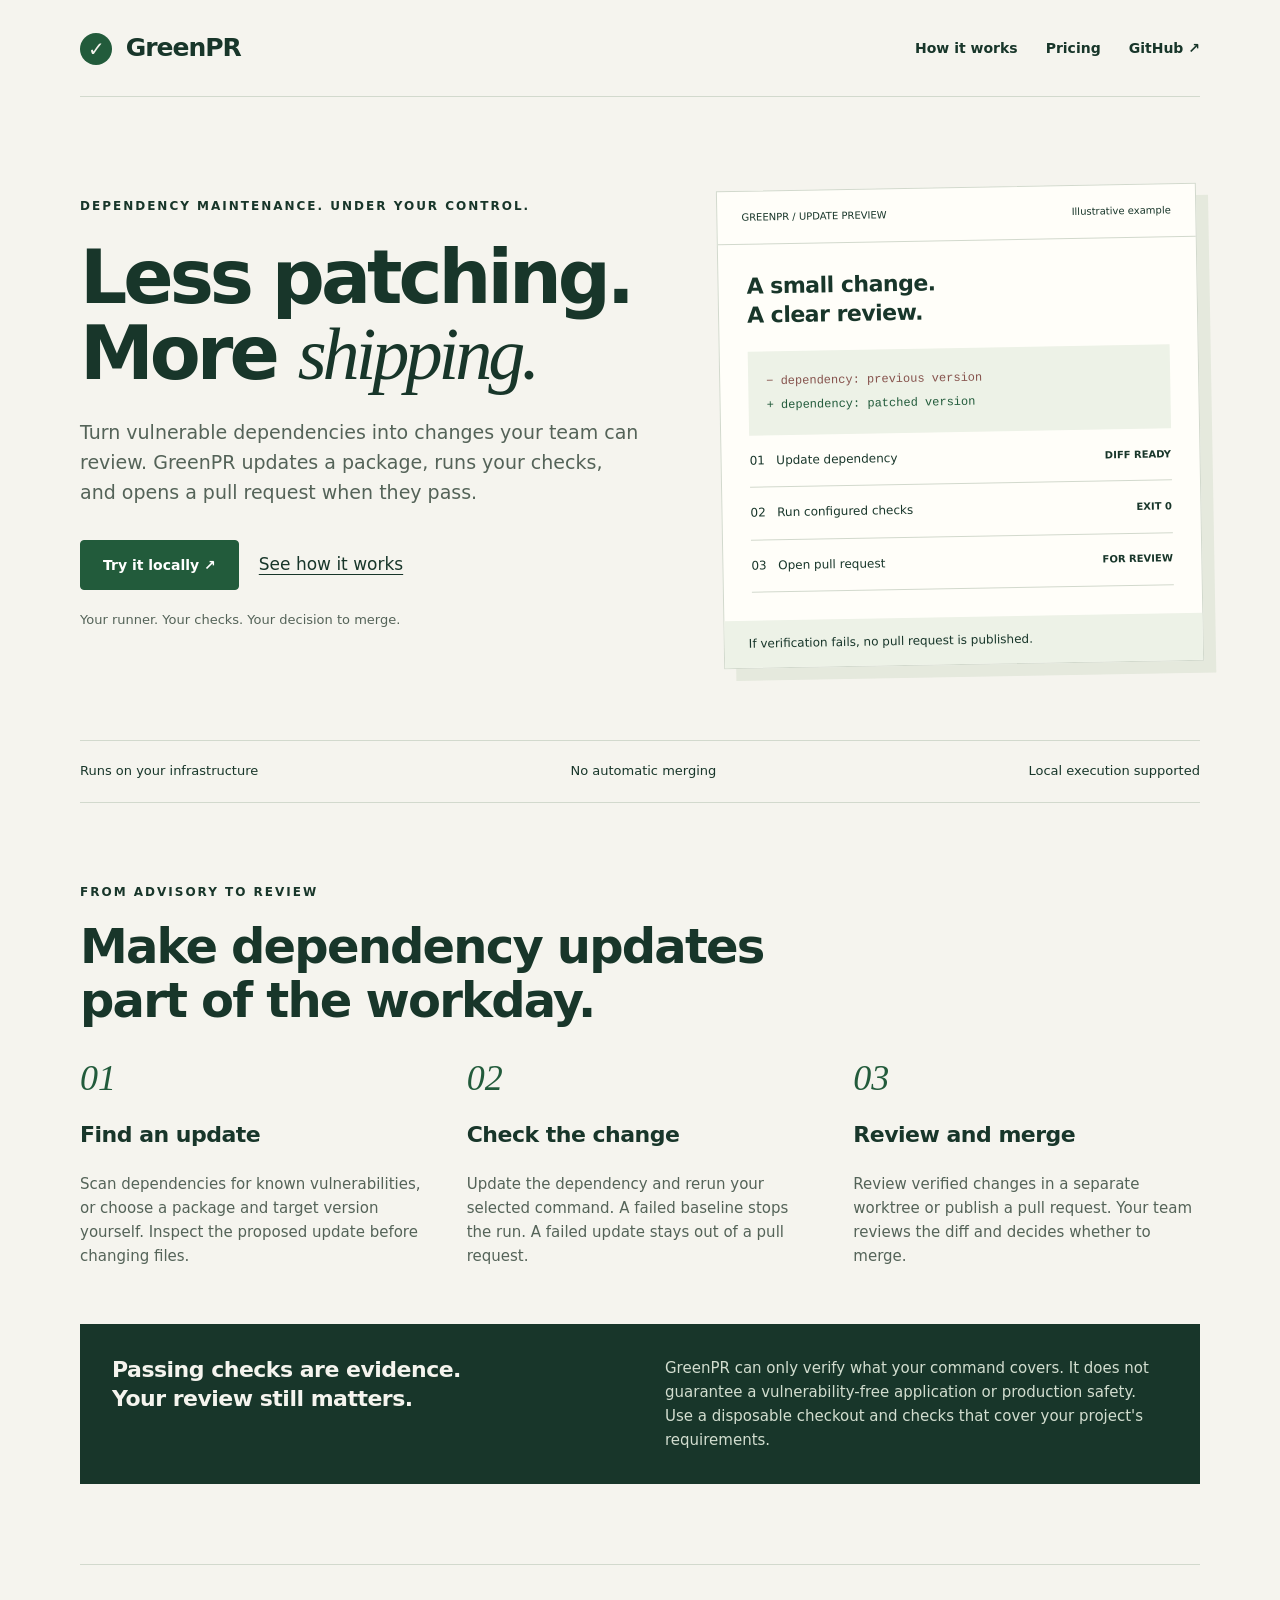
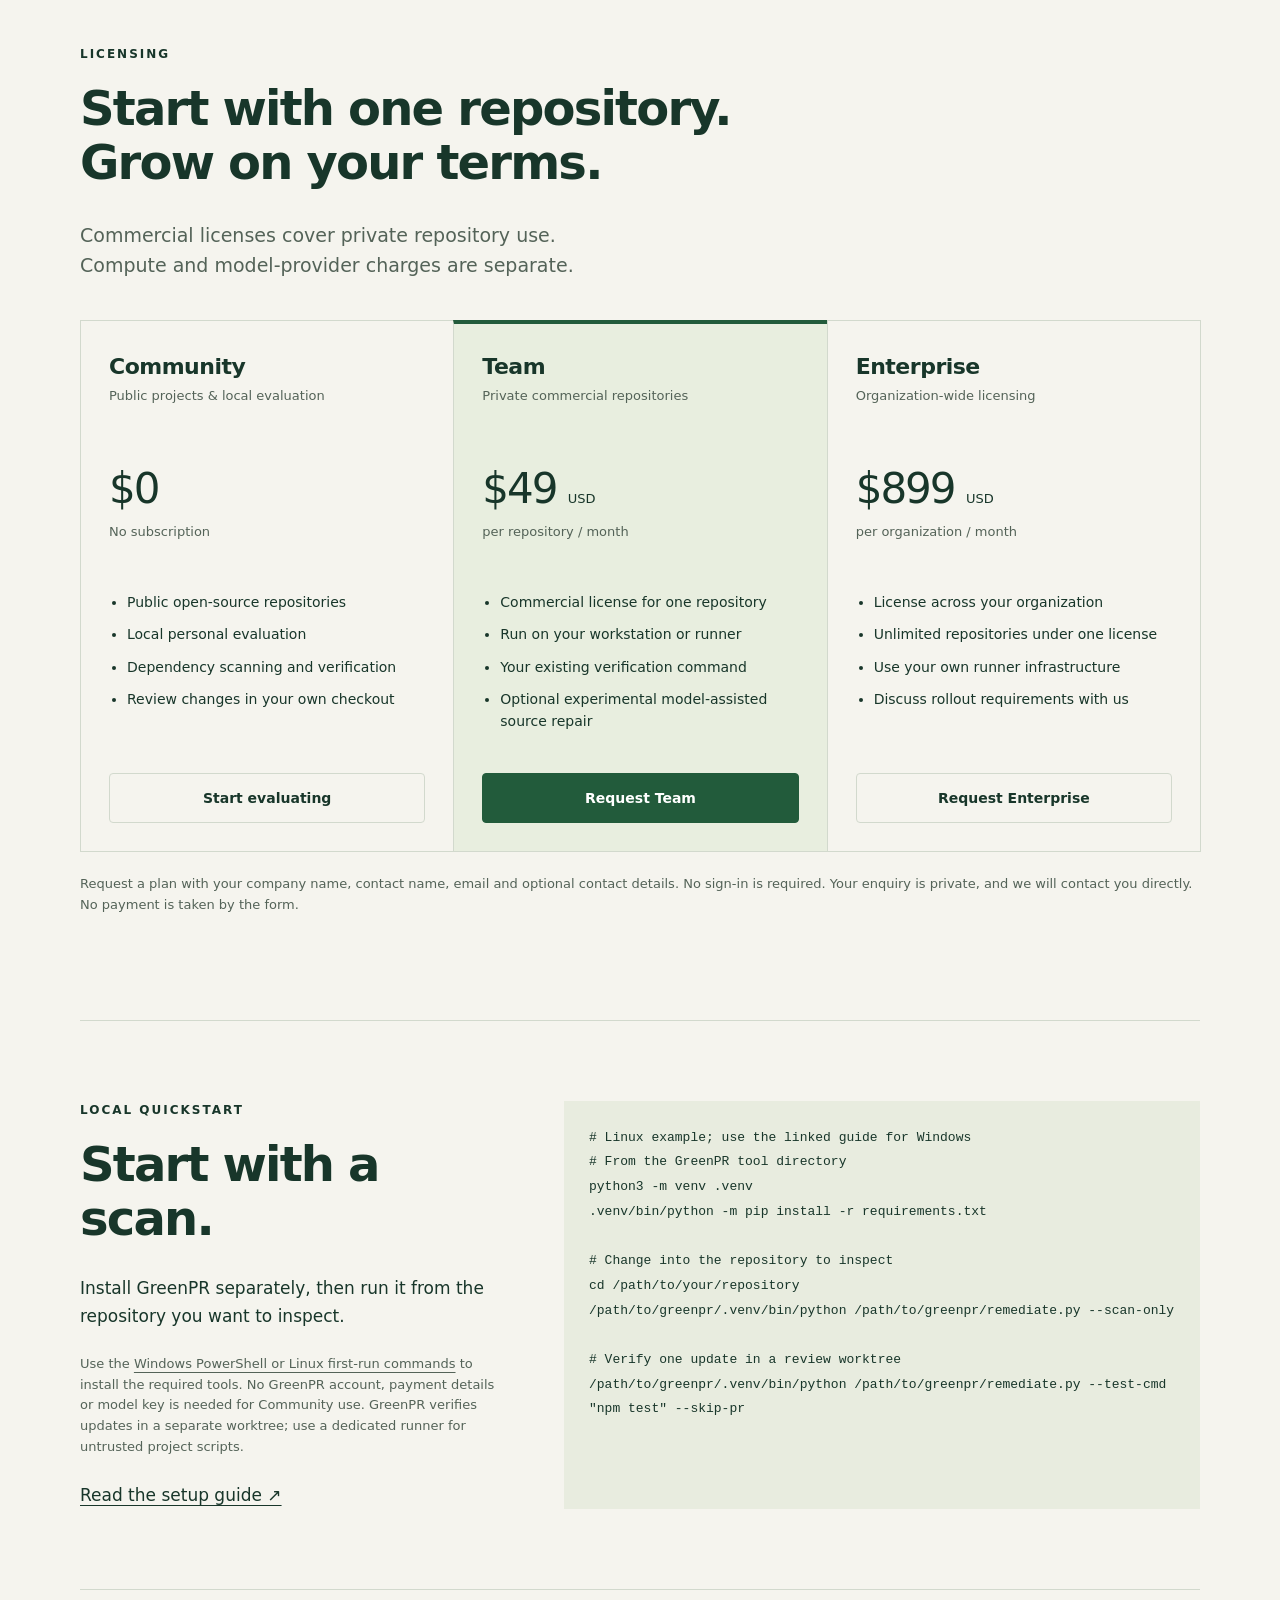
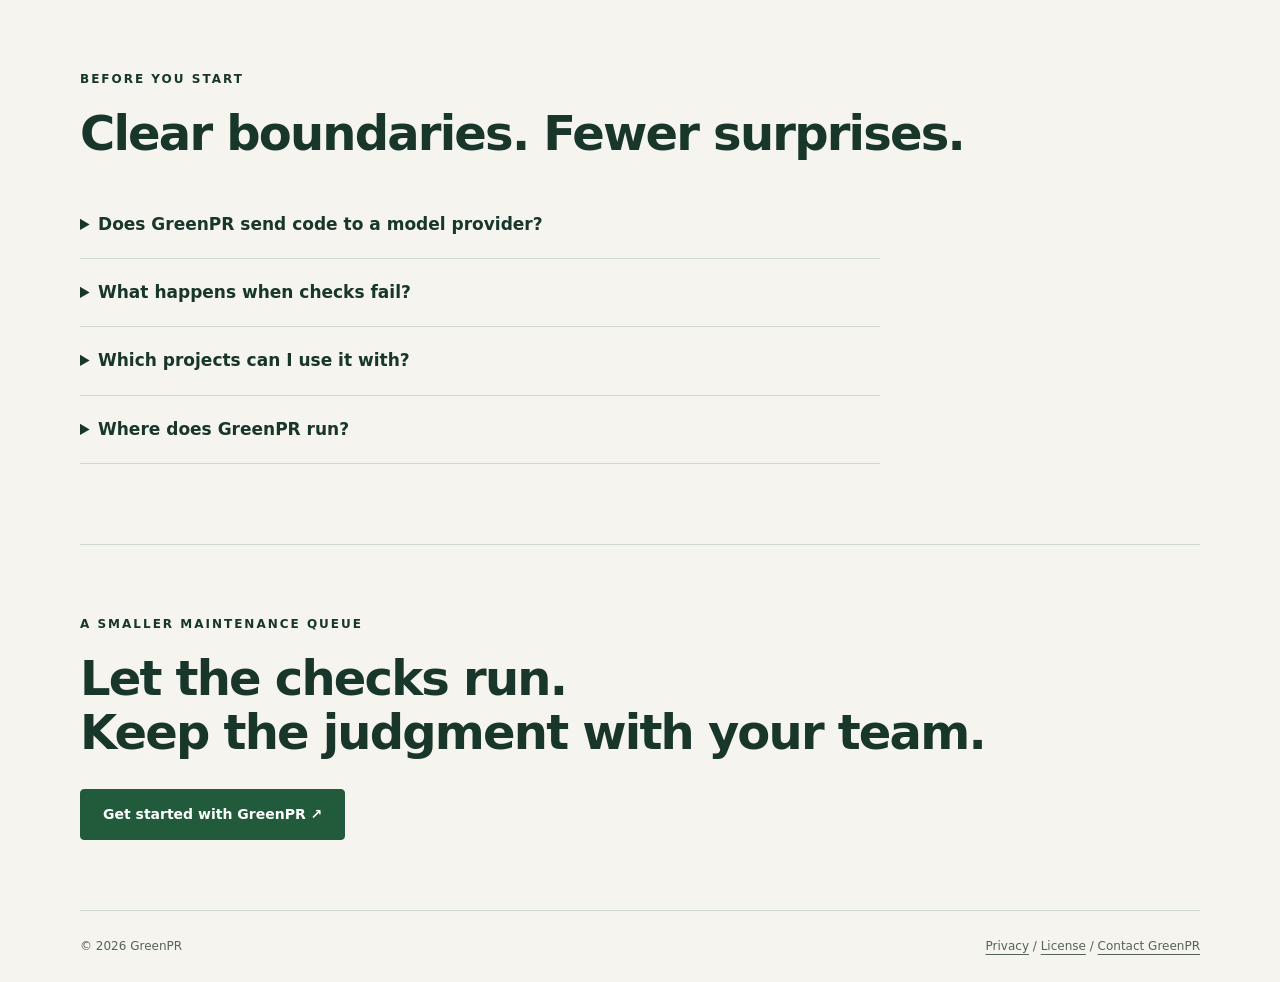
<file: docs/index.html>
<!doctype html>
<html lang="en">
<head>
<meta charset="utf-8">
<meta name="viewport" content="width=device-width,initial-scale=1">
<title>GreenPR — Dependency updates you can review</title>
<meta name="description" content="Update vulnerable dependencies, run your checks, and review the changes. GreenPR runs on your infrastructure.">
<link rel="icon" href="favicon.svg" type="image/svg+xml"><link rel="stylesheet" href="style.css">
</head>
<body>
<a class="skip" href="#main">Skip to content</a>
<div class="wrap">
<header>
<a class="logo" href="#">
<span class="mark">✓</span> GreenPR</a>
<nav aria-label="Main navigation">
<a href="#how">How it works</a>
<a href="#pricing">Pricing</a>
<a href="https://github.com/tech49labs/greenpr">GitHub ↗</a>
</nav>
</header>
<main id="main">
<section class="hero">
<div>
<div class="eyebrow">Dependency maintenance. Under your control.</div>
<h1>Less patching.<br>More <em>shipping.</em>
</h1>
<p class="lead">Turn vulnerable dependencies into changes your team can review. GreenPR updates a package, runs your checks, and opens a pull request when they pass.</p>
<div class="actions">
<a class="button" href="#setup">Try it locally ↗</a>
<a href="#how">See how it works</a>
</div>
<p class="small">Your runner. Your checks. Your decision to merge.</p>
</div>
<div class="review">
<div class="review-head">GREENPR / UPDATE PREVIEW <span>Illustrative example</span>
</div>
<div class="review-body">
<h3>A small change.<br>A clear review.</h3>
<div class="diff">
<div>− dependency: previous version</div>
<div class="plus">+ dependency: patched version</div>
</div>
<div class="check">01 &nbsp; Update dependency <strong>DIFF READY</strong>
</div>
<div class="check">02 &nbsp; Run configured checks <strong>EXIT 0</strong>
</div>
<div class="check">03 &nbsp; Open pull request <strong>FOR REVIEW</strong>
</div>
</div>
<div class="review-caption">If verification fails, no pull request is published.</div>
</div>
</section>
<div class="strip">
<span>Runs on your infrastructure</span>
<span>No automatic merging</span>
<span>Local execution supported</span>
</div>
<section class="section" id="how">
<div class="eyebrow">From advisory to review</div>
<h2>Make dependency updates<br>part of the workday.</h2>
<div class="steps">
<article>
<span class="number">01</span>
<h3>Find an update</h3>
<p>Scan dependencies for known vulnerabilities, or choose a package and target version yourself. Inspect the proposed update before changing files.</p>
</article>
<article>
<span class="number">02</span>
<h3>Check the change</h3>
<p>Update the dependency and rerun your selected command. A failed baseline stops the run. A failed update stays out of a pull request.</p>
</article>
<article>
<span class="number">03</span>
<h3>Review and merge</h3>
<p>Review verified changes in a separate worktree or publish a pull request. Your team reviews the diff and decides whether to merge.</p>
</article>
</div>
<div class="control">
<h3>Passing checks are evidence.<br>Your review still matters.</h3>
<p>GreenPR can only verify what your command covers. It does not guarantee a vulnerability-free application or production safety. Use a disposable checkout and checks that cover your project's requirements.</p>
</div>
</section>
<section class="section" id="pricing">
<div class="eyebrow">Licensing</div>
<h2>Start with one repository.<br>Grow on your terms.</h2>
<p class="lead">Commercial licenses cover private repository use. Compute and model-provider charges are separate.</p>
<div class="plans">
<article class="plan">
<h3>Community</h3>
<p class="small">Public projects &amp; local evaluation</p>
<div class="price">$0</div>
<p class="unit">No subscription</p>
<ul>
<li>Public open-source repositories</li>
<li>Local personal evaluation</li>
<li>Dependency scanning and verification</li>
<li>Review changes in your own checkout</li>
</ul>
<a class="button secondary" href="#setup">Start evaluating</a>
</article>
<article class="plan featured">
<h3>Team</h3>
<p class="small">Private commercial repositories</p>
<div class="price">$49 <small>USD</small>
</div>
<p class="unit">per repository / month</p>
<ul>
<li>Commercial license for one repository</li>
<li>Run on your workstation or runner</li>
<li>Your existing verification command</li>
<li>Optional experimental model-assisted source repair</li>
</ul>
<a class="button" href="https://docs.google.com/forms/d/e/1FAIpQLSd102fTw1I4rqFDYx00odjJO2aLth251H5znuUcI4KAitSokQ/viewform">Request Team</a>
</article>
<article class="plan">
<h3>Enterprise</h3>
<p class="small">Organization-wide licensing</p>
<div class="price">$899 <small>USD</small>
</div>
<p class="unit">per organization / month</p>
<ul>
<li>License across your organization</li>
<li>Unlimited repositories under one license</li>
<li>Use your own runner infrastructure</li>
<li>Discuss rollout requirements with us</li>
</ul>
<a class="button secondary" href="https://docs.google.com/forms/d/e/1FAIpQLSd102fTw1I4rqFDYx00odjJO2aLth251H5znuUcI4KAitSokQ/viewform">Request Enterprise</a>
</article>
</div>
<p class="small pricing-note">Request a plan with your company name, contact name, email and optional contact details. No sign-in is required. Your enquiry is private, and we will contact you directly. No payment is taken by the form.</p>
</section>
<section class="section setup" id="setup">
<div>
<div class="eyebrow">Local quickstart</div>
<h2>Start with a scan.</h2>
<p>Install GreenPR separately, then run it from the repository you want to inspect.</p>
<p class="small">Use the <a href="https://github.com/tech49labs/greenpr/blob/main/docs/FIRST-RUN.md">Windows PowerShell or Linux first-run commands</a> to install the required tools. No GreenPR account, payment details or model key is needed for Community use. GreenPR verifies updates in a separate worktree; use a dedicated runner for untrusted project scripts.</p>
<a href="guide.html">Read the setup guide ↗</a>
</div>
<pre>
<code># Linux example; use the linked guide for Windows
# From the GreenPR tool directory
python3 -m venv .venv
.venv/bin/python -m pip install -r requirements.txt

# Change into the repository to inspect
cd /path/to/your/repository
/path/to/greenpr/.venv/bin/python /path/to/greenpr/remediate.py --scan-only

# Verify one update in a review worktree
/path/to/greenpr/.venv/bin/python /path/to/greenpr/remediate.py --test-cmd "npm test" --skip-pr</code>
</pre>
</section>
<section class="section">
<div class="eyebrow">Before you start</div>
<h2>Clear boundaries. Fewer surprises.</h2>
<details>
<summary>Does GreenPR send code to a model provider?</summary>
<p>Model-assisted repair is opt-in. When enabled, candidate source files and error traces may be sent to your configured provider. Dependency updates and verification do not require model repair.</p>
</details>
<details>
<summary>What happens when checks fail?</summary>
<p>A failed baseline stops the run. Remediation runs in a separate worktree. If an update fails verification, no pull request is published and your original checkout remains unchanged. Package installs and tests can still have effects outside Git, so use a dedicated runner.</p>
</details>
<details>
<summary>Which projects can I use it with?</summary>
<p>Adapter coverage varies by ecosystem. Start with one dependency and validate the manifest, lockfile, installed version, and checks. The README documents the release scope and limitations.</p>
</details>
<details>
<summary>Where does GreenPR run?</summary>
<p>GreenPR runs on infrastructure you control. No hosted account is required to evaluate the runner. Model usage and CI compute, if you choose them, are billed separately by those providers. GreenPR does not merge or deploy your application.</p>
</details>
</section>
<section class="end">
<div class="eyebrow">A smaller maintenance queue</div>
<h2>Let the checks run.<br>Keep the judgment with your team.</h2>
<a class="button" href="#setup">Get started with GreenPR ↗</a>
</section>
</main>
<footer>
<span>© 2026 GreenPR</span>
<span>
<a href="privacy.html">Privacy</a> / <a href="https://github.com/tech49labs/greenpr/blob/main/LICENSE">License</a> / <a href="https://github.com/tech49labs/greenpr/issues/new/choose">Contact GreenPR</a>
</span>
</footer>
</div>
</body>
</html>
</file>
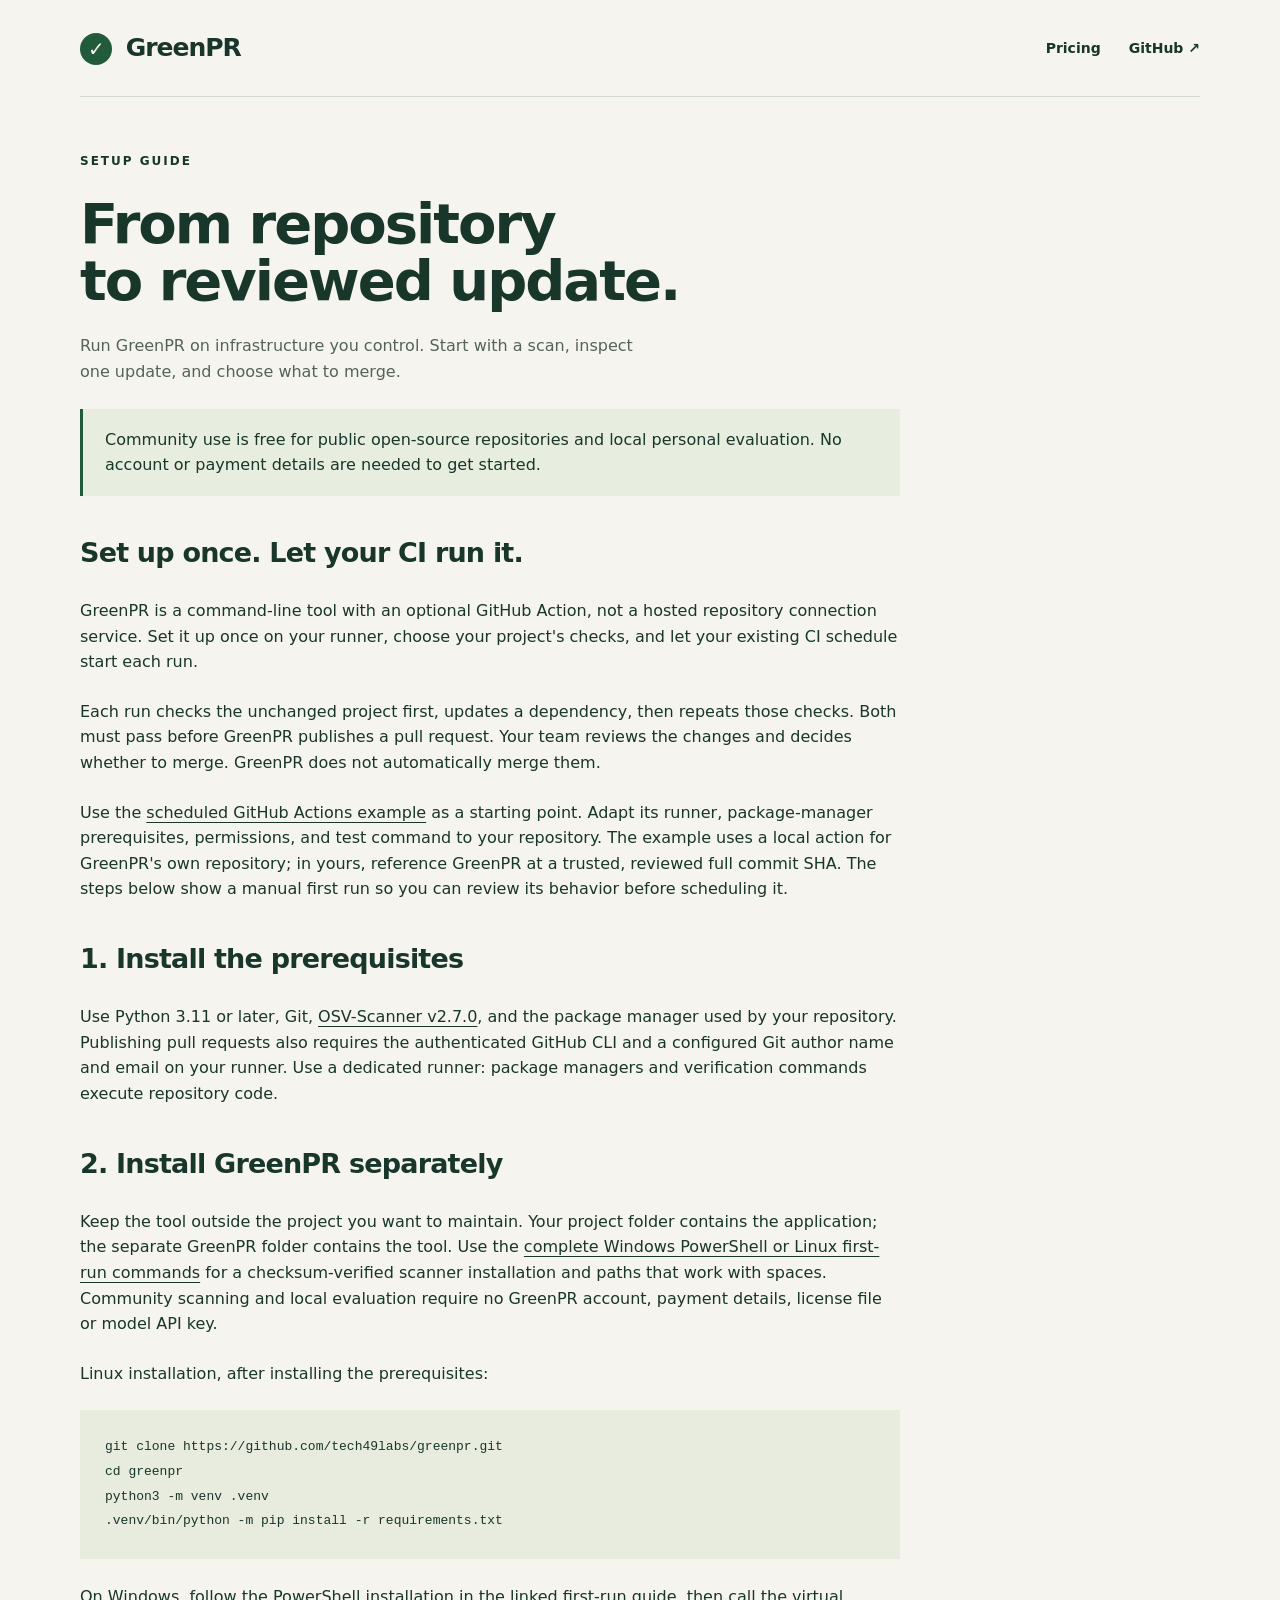
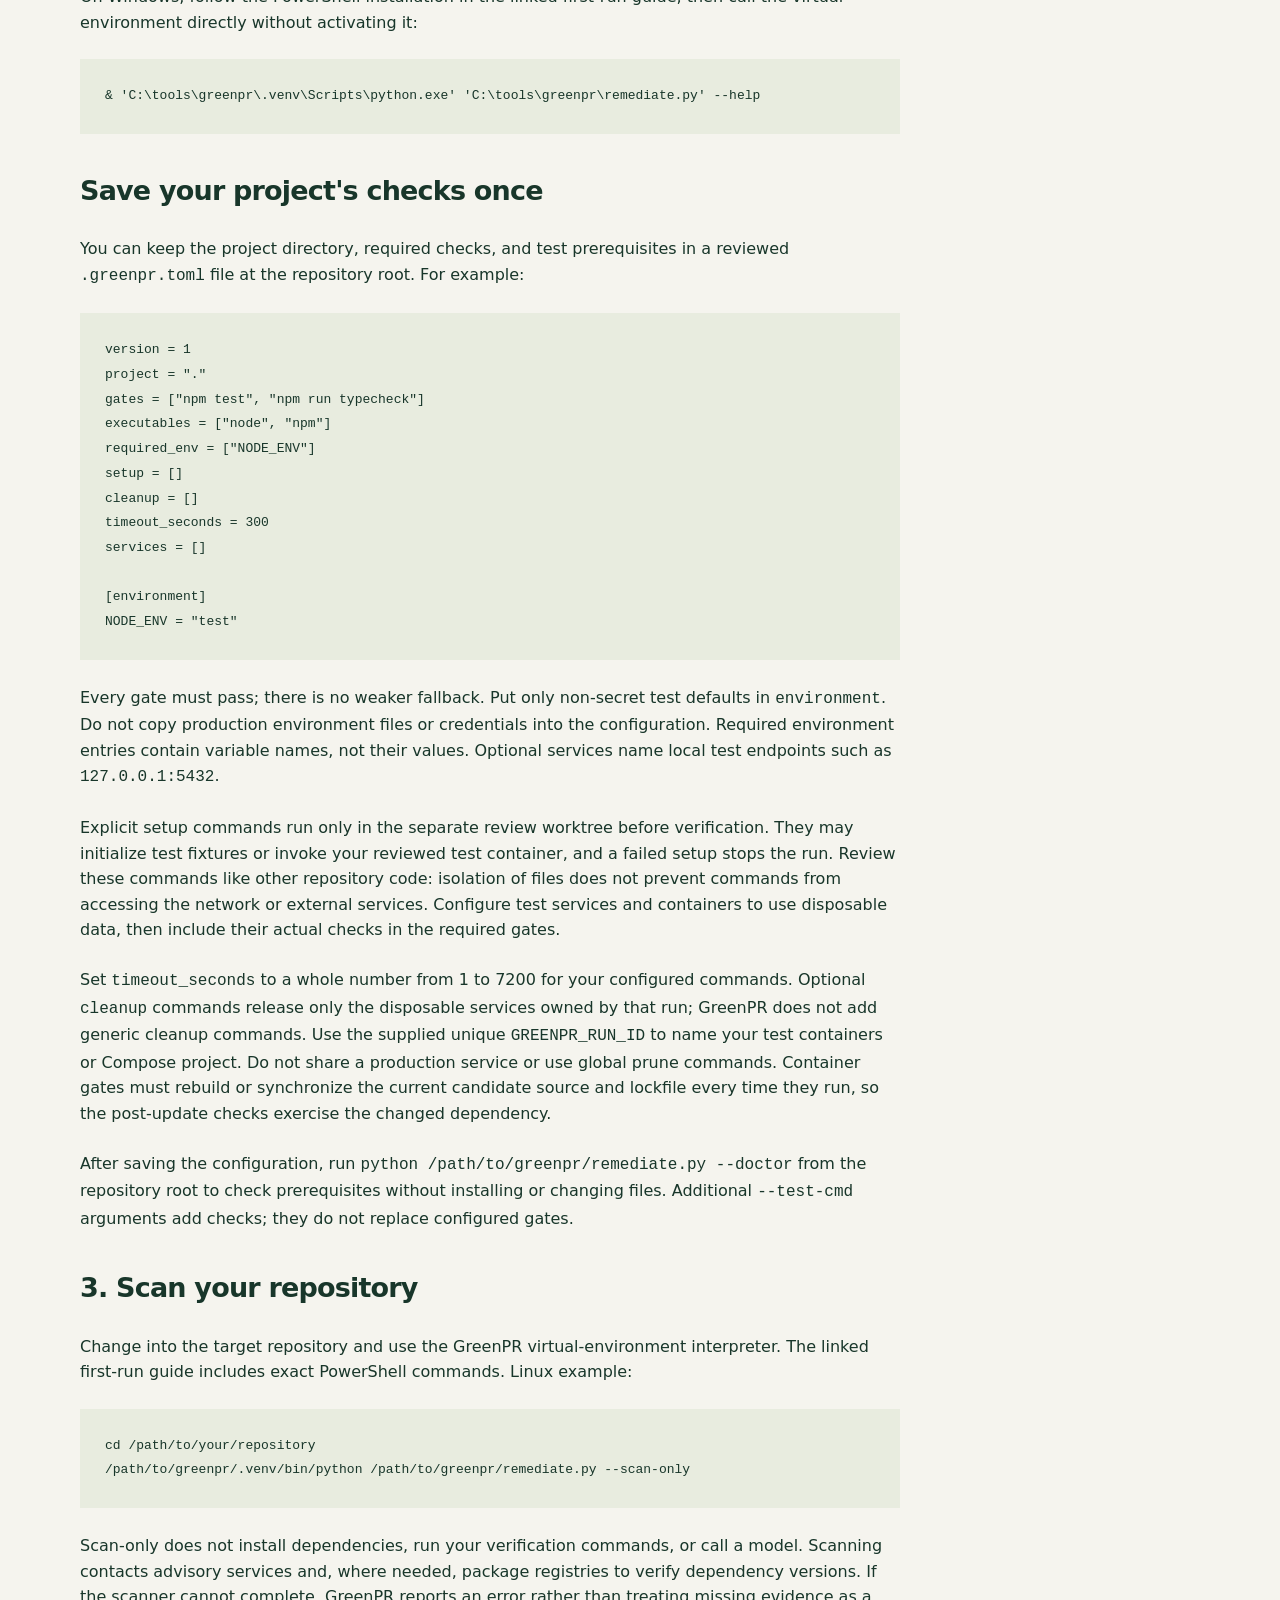
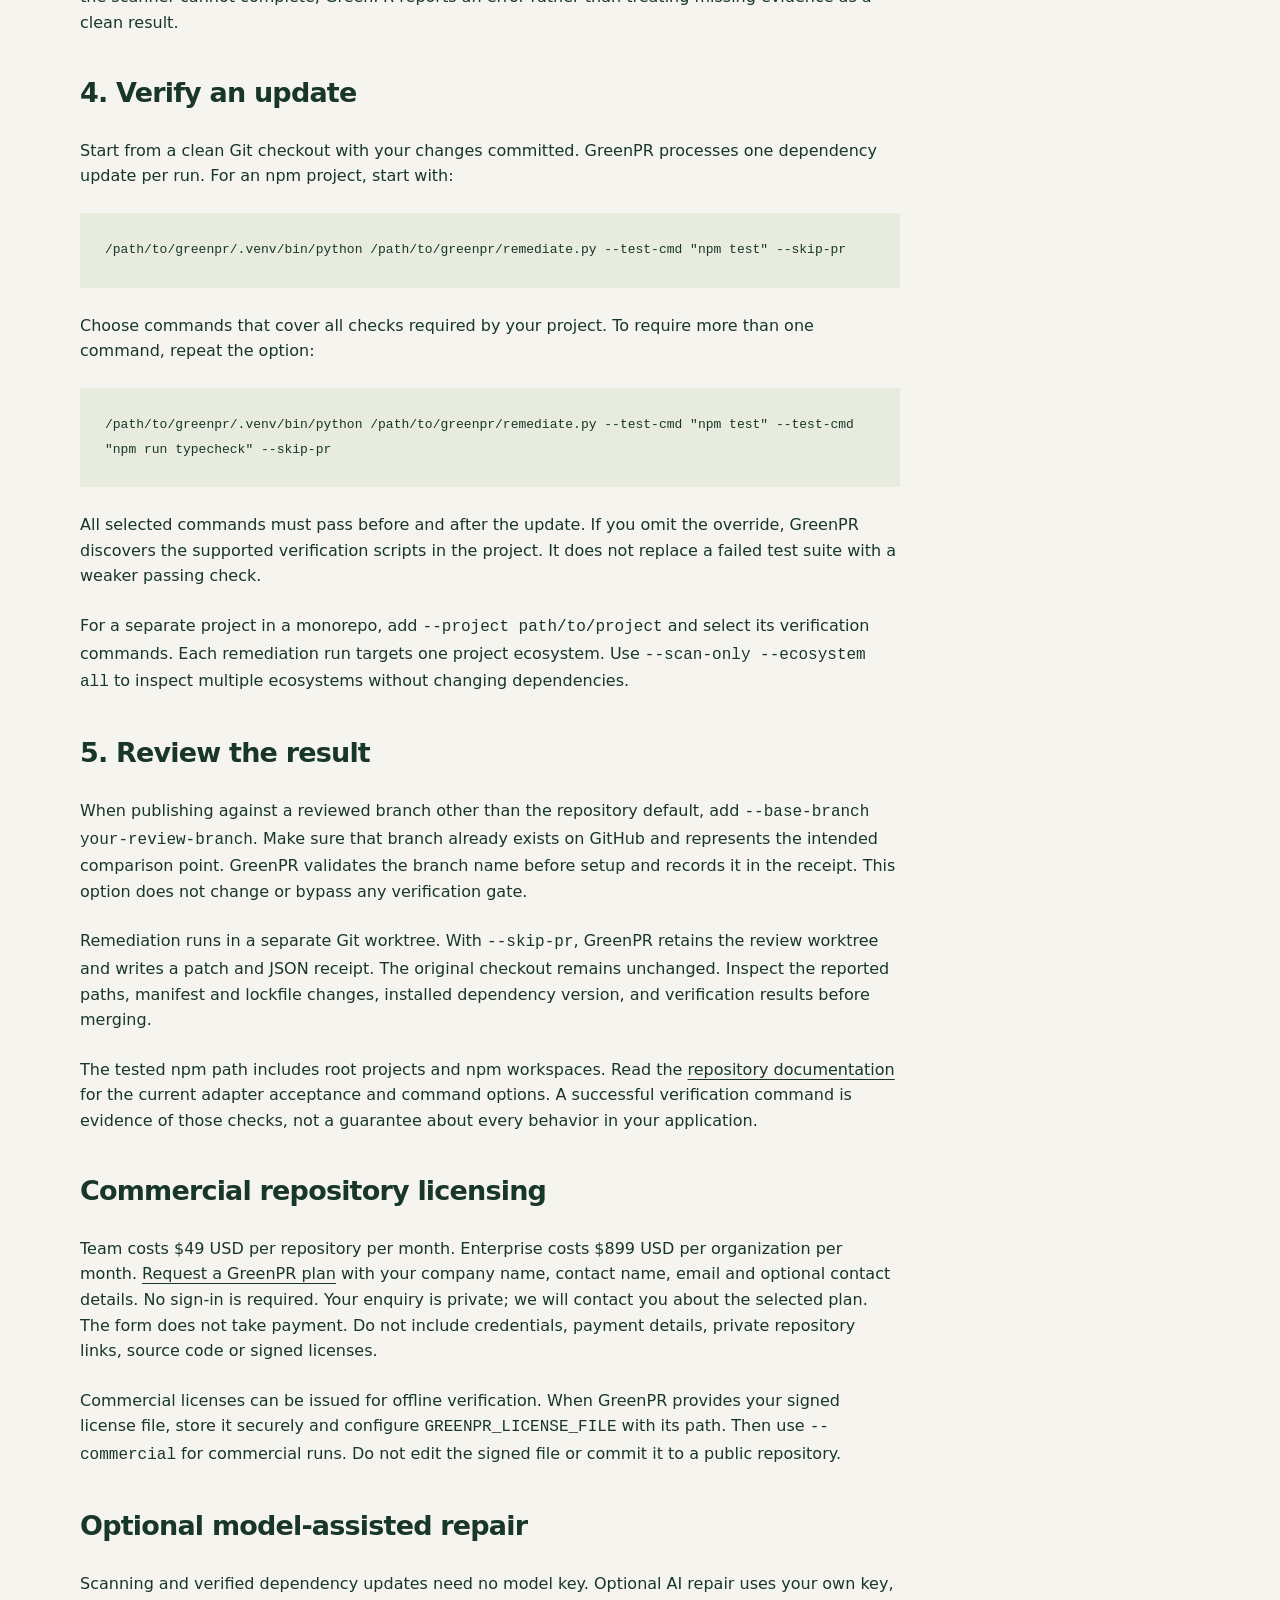
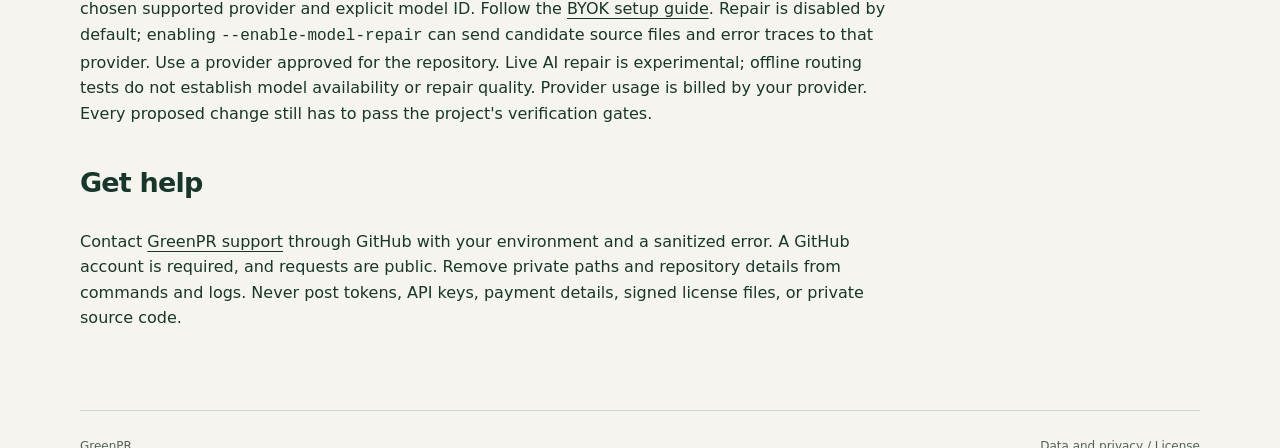
<file: docs/guide.html>
<!doctype html>
<html lang="en">
<head><meta charset="utf-8"><meta name="viewport" content="width=device-width,initial-scale=1"><title>Set up GreenPR · GreenPR</title><meta name="description" content="Install GreenPR, scan a repository, and review verified dependency updates on your own infrastructure."><link rel="icon" href="favicon.svg" type="image/svg+xml"><link rel="stylesheet" href="style.css"><link rel="stylesheet" href="guide.css"></head>
<body><a class="skip" href="#main">Skip to setup guide</a><div class="wrap">
<header><a class="logo" href="./"><span class="mark" aria-hidden="true">✓</span> GreenPR</a><nav aria-label="Main navigation"><a href="./#pricing">Pricing</a><a href="https://github.com/tech49labs/greenpr">GitHub ↗</a></nav></header>
<main id="main" class="article"><div class="eyebrow">Setup guide</div><h1>From repository<br>to reviewed update.</h1><p class="lead">Run GreenPR on infrastructure you control. Start with a scan, inspect one update, and choose what to merge.</p>
<p class="notice">Community use is free for public open-source repositories and local personal evaluation. No account or payment details are needed to get started.</p>
<h2>Set up once. Let your CI run it.</h2><p>GreenPR is a command-line tool with an optional GitHub Action, not a hosted repository connection service. Set it up once on your runner, choose your project's checks, and let your existing CI schedule start each run.</p><p>Each run checks the unchanged project first, updates a dependency, then repeats those checks. Both must pass before GreenPR publishes a pull request. Your team reviews the changes and decides whether to merge. GreenPR does not automatically merge them.</p><p>Use the <a href="https://github.com/tech49labs/greenpr/blob/main/.github/workflows/greenpr.yml">scheduled GitHub Actions example</a> as a starting point. Adapt its runner, package-manager prerequisites, permissions, and test command to your repository. The example uses a local action for GreenPR's own repository; in yours, reference GreenPR at a trusted, reviewed full commit SHA. The steps below show a manual first run so you can review its behavior before scheduling it.</p>
<h2>1. Install the prerequisites</h2><p>Use Python 3.11 or later, Git, <a href="https://google.github.io/osv-scanner/installation/">OSV-Scanner v2.7.0</a>, and the package manager used by your repository. Publishing pull requests also requires the authenticated GitHub CLI and a configured Git author name and email on your runner. Use a dedicated runner: package managers and verification commands execute repository code.</p>
<h2>2. Install GreenPR separately</h2><p>Keep the tool outside the project you want to maintain. Your project folder contains the application; the separate GreenPR folder contains the tool. Use the <a href="https://github.com/tech49labs/greenpr/blob/main/docs/FIRST-RUN.md">complete Windows PowerShell or Linux first-run commands</a> for a checksum-verified scanner installation and paths that work with spaces. Community scanning and local evaluation require no GreenPR account, payment details, license file or model API key.</p><p>Linux installation, after installing the prerequisites:</p>
<pre><code>git clone https://github.com/tech49labs/greenpr.git
cd greenpr
python3 -m venv .venv
.venv/bin/python -m pip install -r requirements.txt</code></pre>
<p>On Windows, follow the PowerShell installation in the linked first-run guide, then call the virtual environment directly without activating it:</p>
<pre><code>&amp; 'C:\tools\greenpr\.venv\Scripts\python.exe' 'C:\tools\greenpr\remediate.py' --help</code></pre>
<h2>Save your project's checks once</h2><p>You can keep the project directory, required checks, and test prerequisites in a reviewed <code>.greenpr.toml</code> file at the repository root. For example:</p>
<pre><code>version = 1
project = "."
gates = ["npm test", "npm run typecheck"]
executables = ["node", "npm"]
required_env = ["NODE_ENV"]
setup = []
cleanup = []
timeout_seconds = 300
services = []

[environment]
NODE_ENV = "test"</code></pre>
<p>Every gate must pass; there is no weaker fallback. Put only non-secret test defaults in <code>environment</code>. Do not copy production environment files or credentials into the configuration. Required environment entries contain variable names, not their values. Optional services name local test endpoints such as <code>127.0.0.1:5432</code>.</p><p>Explicit setup commands run only in the separate review worktree before verification. They may initialize test fixtures or invoke your reviewed test container, and a failed setup stops the run. Review these commands like other repository code: isolation of files does not prevent commands from accessing the network or external services. Configure test services and containers to use disposable data, then include their actual checks in the required gates.</p>
<p>Set <code>timeout_seconds</code> to a whole number from 1 to 7200 for your configured commands. Optional <code>cleanup</code> commands release only the disposable services owned by that run; GreenPR does not add generic cleanup commands. Use the supplied unique <code>GREENPR_RUN_ID</code> to name your test containers or Compose project. Do not share a production service or use global prune commands. Container gates must rebuild or synchronize the current candidate source and lockfile every time they run, so the post-update checks exercise the changed dependency.</p>
<p>After saving the configuration, run <code>python /path/to/greenpr/remediate.py --doctor</code> from the repository root to check prerequisites without installing or changing files. Additional <code>--test-cmd</code> arguments add checks; they do not replace configured gates.</p>
<h2>3. Scan your repository</h2><p>Change into the target repository and use the GreenPR virtual-environment interpreter. The linked first-run guide includes exact PowerShell commands. Linux example:</p>
<pre><code>cd /path/to/your/repository
/path/to/greenpr/.venv/bin/python /path/to/greenpr/remediate.py --scan-only</code></pre>
<p>Scan-only does not install dependencies, run your verification commands, or call a model. Scanning contacts advisory services and, where needed, package registries to verify dependency versions. If the scanner cannot complete, GreenPR reports an error rather than treating missing evidence as a clean result.</p>
<h2>4. Verify an update</h2><p>Start from a clean Git checkout with your changes committed. GreenPR processes one dependency update per run. For an npm project, start with:</p>
<pre><code>/path/to/greenpr/.venv/bin/python /path/to/greenpr/remediate.py --test-cmd "npm test" --skip-pr</code></pre>
<p>Choose commands that cover all checks required by your project. To require more than one command, repeat the option:</p>
<pre><code>/path/to/greenpr/.venv/bin/python /path/to/greenpr/remediate.py --test-cmd "npm test" --test-cmd "npm run typecheck" --skip-pr</code></pre>
<p>All selected commands must pass before and after the update. If you omit the override, GreenPR discovers the supported verification scripts in the project. It does not replace a failed test suite with a weaker passing check.</p>
<p>For a separate project in a monorepo, add <code>--project path/to/project</code> and select its verification commands. Each remediation run targets one project ecosystem. Use <code>--scan-only --ecosystem all</code> to inspect multiple ecosystems without changing dependencies.</p>
<h2>5. Review the result</h2><p>When publishing against a reviewed branch other than the repository default, add <code>--base-branch your-review-branch</code>. Make sure that branch already exists on GitHub and represents the intended comparison point. GreenPR validates the branch name before setup and records it in the receipt. This option does not change or bypass any verification gate.</p><p>Remediation runs in a separate Git worktree. With <code>--skip-pr</code>, GreenPR retains the review worktree and writes a patch and JSON receipt. The original checkout remains unchanged. Inspect the reported paths, manifest and lockfile changes, installed dependency version, and verification results before merging.</p><p>The tested npm path includes root projects and npm workspaces. Read the <a href="https://github.com/tech49labs/greenpr#readme">repository documentation</a> for the current adapter acceptance and command options. A successful verification command is evidence of those checks, not a guarantee about every behavior in your application.</p>
<h2>Commercial repository licensing</h2><p>Team costs $49 USD per repository per month. Enterprise costs $899 USD per organization per month. <a href="https://docs.google.com/forms/d/e/1FAIpQLSd102fTw1I4rqFDYx00odjJO2aLth251H5znuUcI4KAitSokQ/viewform">Request a GreenPR plan</a> with your company name, contact name, email and optional contact details. No sign-in is required. Your enquiry is private; we will contact you about the selected plan. The form does not take payment. Do not include credentials, payment details, private repository links, source code or signed licenses.</p><p>Commercial licenses can be issued for offline verification. When GreenPR provides your signed license file, store it securely and configure <code>GREENPR_LICENSE_FILE</code> with its path. Then use <code>--commercial</code> for commercial runs. Do not edit the signed file or commit it to a public repository.</p>
<h2>Optional model-assisted repair</h2><p>Scanning and verified dependency updates need no model key. Optional AI repair uses your own key, chosen supported provider and explicit model ID. Follow the <a href="https://github.com/tech49labs/greenpr/blob/main/docs/BYOK.md">BYOK setup guide</a>. Repair is disabled by default; enabling <code>--enable-model-repair</code> can send candidate source files and error traces to that provider. Use a provider approved for the repository. Live AI repair is experimental; offline routing tests do not establish model availability or repair quality. Provider usage is billed by your provider. Every proposed change still has to pass the project's verification gates.</p>
<h2>Get help</h2><p>Contact <a href="https://github.com/tech49labs/greenpr/issues/new/choose">GreenPR support</a> through GitHub with your environment and a sanitized error. A GitHub account is required, and requests are public. Remove private paths and repository details from commands and logs. Never post tokens, API keys, payment details, signed license files, or private source code.</p>
</main><footer><span>GreenPR</span><span><a href="privacy.html">Data and privacy</a> / <a href="https://github.com/tech49labs/greenpr/blob/main/LICENSE">License</a></span></footer></div></body></html>
</file>
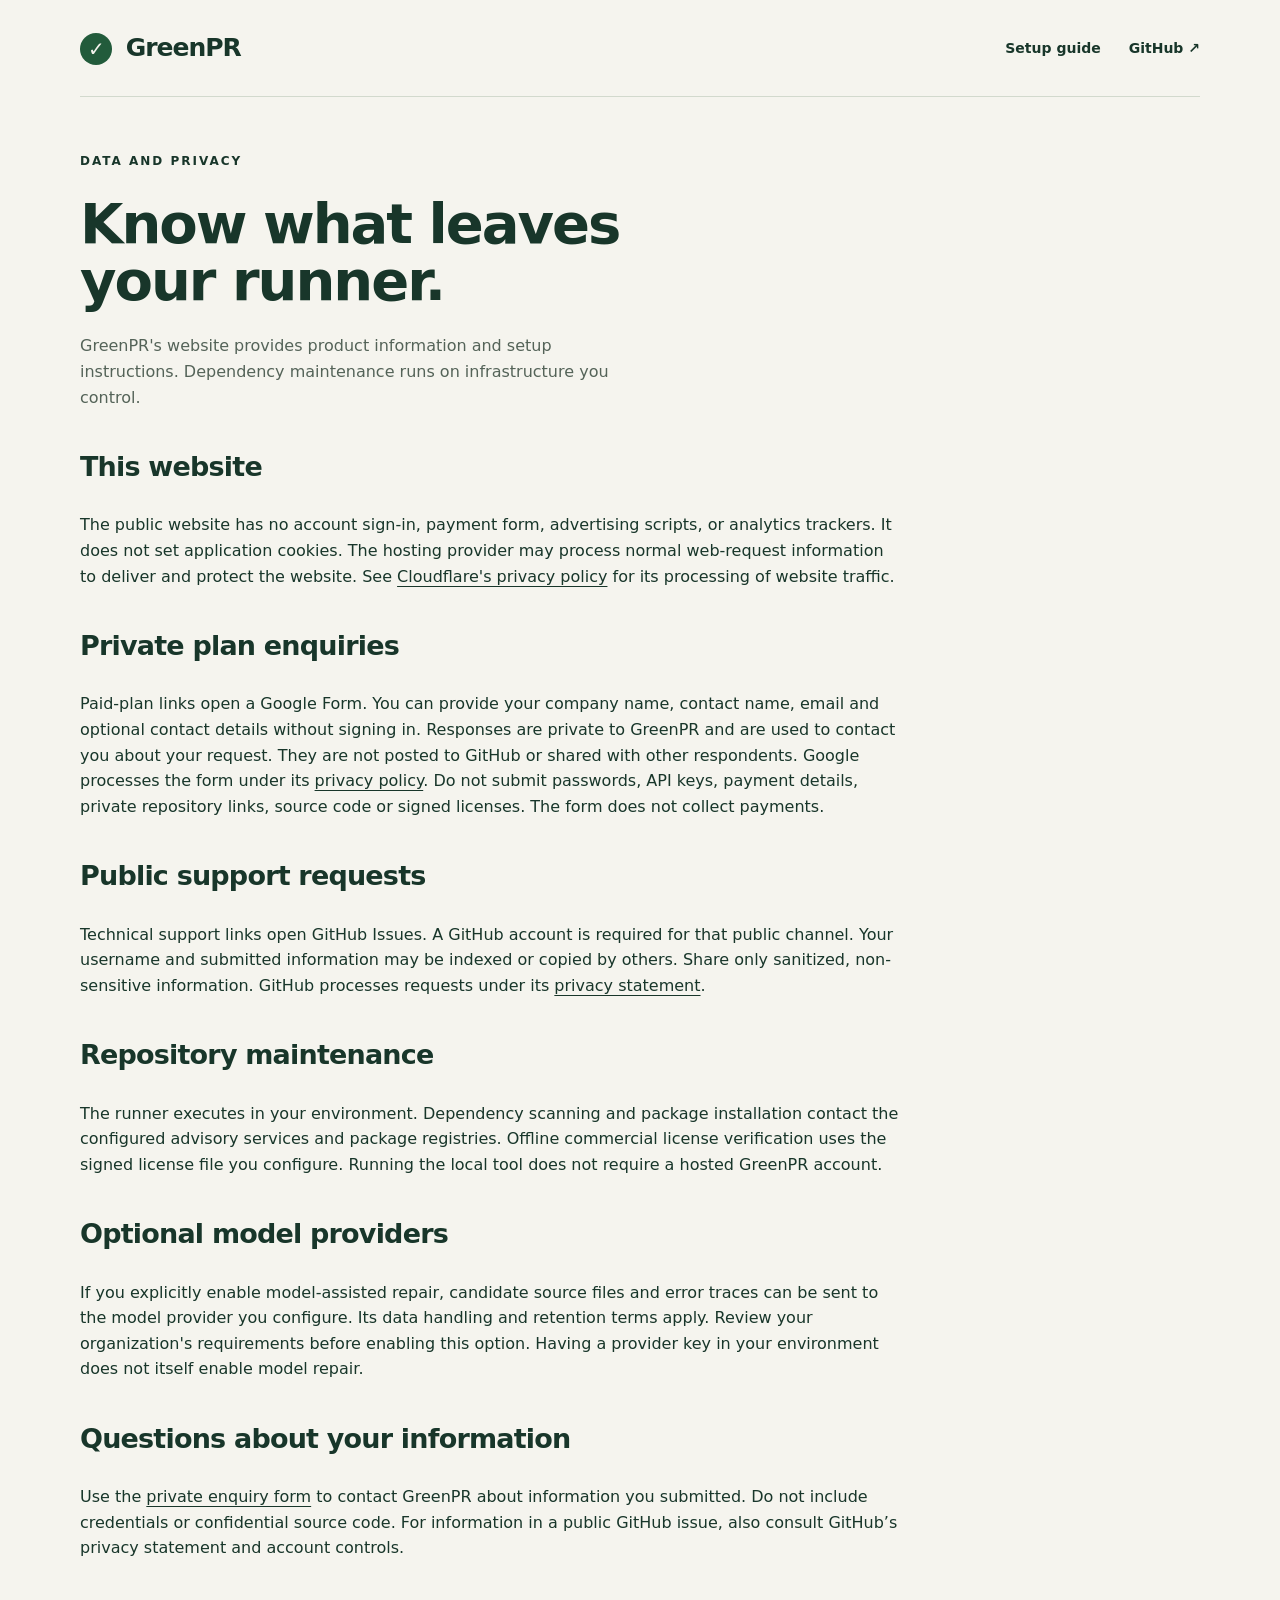
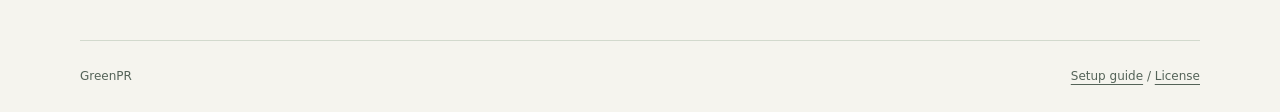
<file: docs/privacy.html>
<!doctype html>
<html lang="en"><head><meta charset="utf-8"><meta name="viewport" content="width=device-width,initial-scale=1"><title>Data and privacy · GreenPR</title><meta name="description" content="What GreenPR's website and local runner do with your information."><link rel="icon" href="favicon.svg" type="image/svg+xml"><link rel="stylesheet" href="style.css"><link rel="stylesheet" href="guide.css"></head>
<body><a class="skip" href="#main">Skip to privacy information</a><div class="wrap"><header><a class="logo" href="./"><span class="mark" aria-hidden="true">✓</span> GreenPR</a><nav aria-label="Main navigation"><a href="guide.html">Setup guide</a><a href="https://github.com/tech49labs/greenpr">GitHub ↗</a></nav></header>
<main id="main" class="article"><div class="eyebrow">Data and privacy</div><h1>Know what leaves<br>your runner.</h1><p class="lead">GreenPR's website provides product information and setup instructions. Dependency maintenance runs on infrastructure you control.</p>
<h2>This website</h2><p>The public website has no account sign-in, payment form, advertising scripts, or analytics trackers. It does not set application cookies. The hosting provider may process normal web-request information to deliver and protect the website. See <a href="https://www.cloudflare.com/privacypolicy/">Cloudflare's privacy policy</a> for its processing of website traffic.</p>
<h2>Private plan enquiries</h2><p>Paid-plan links open a Google Form. You can provide your company name, contact name, email and optional contact details without signing in. Responses are private to GreenPR and are used to contact you about your request. They are not posted to GitHub or shared with other respondents. Google processes the form under its <a href="https://policies.google.com/privacy">privacy policy</a>. Do not submit passwords, API keys, payment details, private repository links, source code or signed licenses. The form does not collect payments.</p>
<h2>Public support requests</h2><p>Technical support links open GitHub Issues. A GitHub account is required for that public channel. Your username and submitted information may be indexed or copied by others. Share only sanitized, non-sensitive information. GitHub processes requests under its <a href="https://docs.github.com/en/site-policy/privacy-policies/github-general-privacy-statement">privacy statement</a>.</p>
<h2>Repository maintenance</h2><p>The runner executes in your environment. Dependency scanning and package installation contact the configured advisory services and package registries. Offline commercial license verification uses the signed license file you configure. Running the local tool does not require a hosted GreenPR account.</p>
<h2>Optional model providers</h2><p>If you explicitly enable model-assisted repair, candidate source files and error traces can be sent to the model provider you configure. Its data handling and retention terms apply. Review your organization's requirements before enabling this option. Having a provider key in your environment does not itself enable model repair.</p>
<h2>Questions about your information</h2><p>Use the <a href="https://docs.google.com/forms/d/e/1FAIpQLSd102fTw1I4rqFDYx00odjJO2aLth251H5znuUcI4KAitSokQ/viewform">private enquiry form</a> to contact GreenPR about information you submitted. Do not include credentials or confidential source code. For information in a public GitHub issue, also consult GitHub’s privacy statement and account controls.</p>
</main><footer><span>GreenPR</span><span><a href="guide.html">Setup guide</a> / <a href="https://github.com/tech49labs/greenpr/blob/main/LICENSE">License</a></span></footer></div></body></html>
</file>
<file: docs/style.css>
:root{--paper:#f5f4ee;--ink:#18362a;--muted:#546358;--line:#d2d9cd;--green:#225b3b}
*{box-sizing:border-box}
html{scroll-behavior:smooth;scroll-padding-top:30px}
body{margin:0;background:var(--paper);color:var(--ink);font:17px/1.6 system-ui,-apple-system,BlinkMacSystemFont,"Segoe UI",sans-serif}
a{color:inherit;text-underline-offset:4px}
a:focus-visible,summary:focus-visible{outline:3px solid #b16e21;outline-offset:6px}
.wrap{max-width:1200px;margin:auto;padding:0 40px}
header{display:flex;justify-content:space-between;align-items:center;padding:28px 0;border-bottom:1px solid var(--line)}
.logo{font-size:25px;font-weight:750;letter-spacing:-1px;text-decoration:none}
.mark{display:inline-grid;place-items:center;width:32px;height:32px;background:var(--green);color:var(--paper);border-radius:50%;font-size:20px;margin-right:6px}
nav{display:flex;gap:28px;font-size:14px;font-weight:600}
nav a{text-decoration:none}
nav a:hover{text-decoration:underline}
.eyebrow{text-transform:uppercase;letter-spacing:2px;font-size:12px;font-weight:700}
.hero{padding:90px 0 75px;display:grid;grid-template-columns:1.2fr 1fr;gap:65px;align-items:center}
h1{font-size:clamp(48px,5.8vw,76px);line-height:1.02;letter-spacing:-4px;font-weight:550;margin:24px 0}
h1 em{font-family:Georgia,serif;font-weight:400}
h2{font-size:clamp(32px,4vw,48px);line-height:1.12;letter-spacing:-1.8px;font-weight:550;margin:18px 0 30px}
h3{font-size:22px;line-height:1.3;letter-spacing:-.5px}
p{margin:0 0 24px}
.lead{max-width:560px;color:var(--muted);font-size:19px}
.actions{display:flex;flex-wrap:wrap;gap:20px;align-items:center;margin:32px 0 20px}
.button{display:inline-flex;justify-content:center;background:var(--green);color:white;padding:13px 22px;text-decoration:none;border:1px solid var(--green);font-size:14px;font-weight:650;border-radius:4px}
.button:hover{background:#163d28}
.button.secondary{background:transparent;color:var(--ink);border-color:var(--line)}
.small{font-size:13px;color:var(--muted)}
.review{min-width:0;background:#fffef9;border:1px solid var(--line);box-shadow:12px 12px 0 #e5e9dd;transform:rotate(-1deg)}
.review-head{display:flex;justify-content:space-between;gap:12px;padding:18px 24px;border-bottom:1px solid var(--line);font-size:10px}
.review-body{padding:28px}
.review h3{margin-top:0}
.diff{padding:18px;background:#edf2e7;font:12px/2 ui-monospace,SFMono-Regular,Consolas,monospace;overflow:auto;color:#86534d}
.plus{color:#225b3b}
.check{display:flex;gap:8px;padding:16px 0;border-bottom:1px solid var(--line);font-size:12px;align-items:center}
.check strong{margin-left:auto;font-size:10px;white-space:nowrap}
.review-caption{padding:14px 24px;background:#edf2e7;font-size:12px}
.strip{border-top:1px solid var(--line);border-bottom:1px solid var(--line);display:flex;justify-content:space-between;gap:20px;padding:20px 0;font-size:13px}
.section{padding:80px 0;border-bottom:1px solid var(--line)}
.steps{display:grid;grid-template-columns:repeat(3,1fr);gap:40px}
.number{font:italic 36px Georgia,serif;color:var(--green)}
.steps p{font-size:15px;color:var(--muted)}
.control{background:var(--ink);color:var(--paper);margin-top:32px;padding:32px;display:grid;grid-template-columns:1fr 1fr;gap:50px}
.control p{margin:0;font-size:15px;color:#d2ddcf}
.control h3{margin:0}
.plans{display:grid;grid-template-columns:repeat(3,1fr);margin-top:40px}
.plan{padding:28px;border:1px solid var(--line);margin-right:-1px;display:flex;flex-direction:column}
.plan.featured{background:#e8eedf;border-top:4px solid var(--green);padding-top:25px}
.plan h3{margin:4px 0}
.price{font-size:42px;letter-spacing:-2px;margin:24px 0 0}
.price small{font-size:13px;letter-spacing:0}
.unit{font-size:13px;color:var(--muted)}
.plan ul{padding-left:18px;font-size:14px;flex:1;margin-bottom:30px}
.plan li{margin:10px 0}
.plan .button{width:100%}
.pricing-note{margin-top:22px}
.setup{display:grid;grid-template-columns:.8fr 1.2fr;gap:60px}
pre{min-width:0;white-space:pre-wrap;overflow-wrap:anywhere;padding:25px;background:#e8ecdf;font:13px/1.9 ui-monospace,SFMono-Regular,Consolas,monospace;margin:0}
details{max-width:800px;padding:20px 0;border-bottom:1px solid var(--line)}
summary{cursor:pointer;font-weight:650}
details p{font-size:15px;color:var(--muted);margin:16px 0 0}
.end{padding:70px 0}
footer{padding:26px 0;border-top:1px solid var(--line);display:flex;justify-content:space-between;gap:20px;font-size:12px;color:var(--muted)}
.skip{position:absolute;top:-80px;background:white;padding:10px}
.skip:focus{top:0}
@media(max-width:800px){.wrap{padding:0 22px}
nav{gap:15px}
nav a:first-child{display:none}
.hero{grid-template-columns:1fr;gap:40px;padding:55px 0}
h1{letter-spacing:-2px}
.review{max-width:500px;transform:none;box-shadow:6px 6px 0 #e5e9dd}
.strip{flex-wrap:wrap}
.section{padding:55px 0}
.setup,.control{grid-template-columns:1fr;gap:20px}
.steps,.plans{grid-template-columns:1fr}
.steps{gap:15px}
.plan{margin:0 0 -1px}
.control{padding:25px}
footer{flex-direction:column}
}
@media(prefers-reduced-motion:reduce){html{scroll-behavior:auto}
}
</file>
<file: docs/guide.css>
.article { max-width: 820px; padding: 55px 0; }
.article h1 { font-size: clamp(38px,5vw,56px); letter-spacing: -2px; }
.article h2 { font-size: 27px; margin-top: 42px; letter-spacing: -.8px; }
.article p, .article li { font-size: 16px; }
.article pre { margin-bottom: 25px; }
.article code { overflow-wrap: anywhere; }
.article .notice { padding: 18px 22px; background: #e8eedf; border-left: 3px solid var(--green); }
</file>
